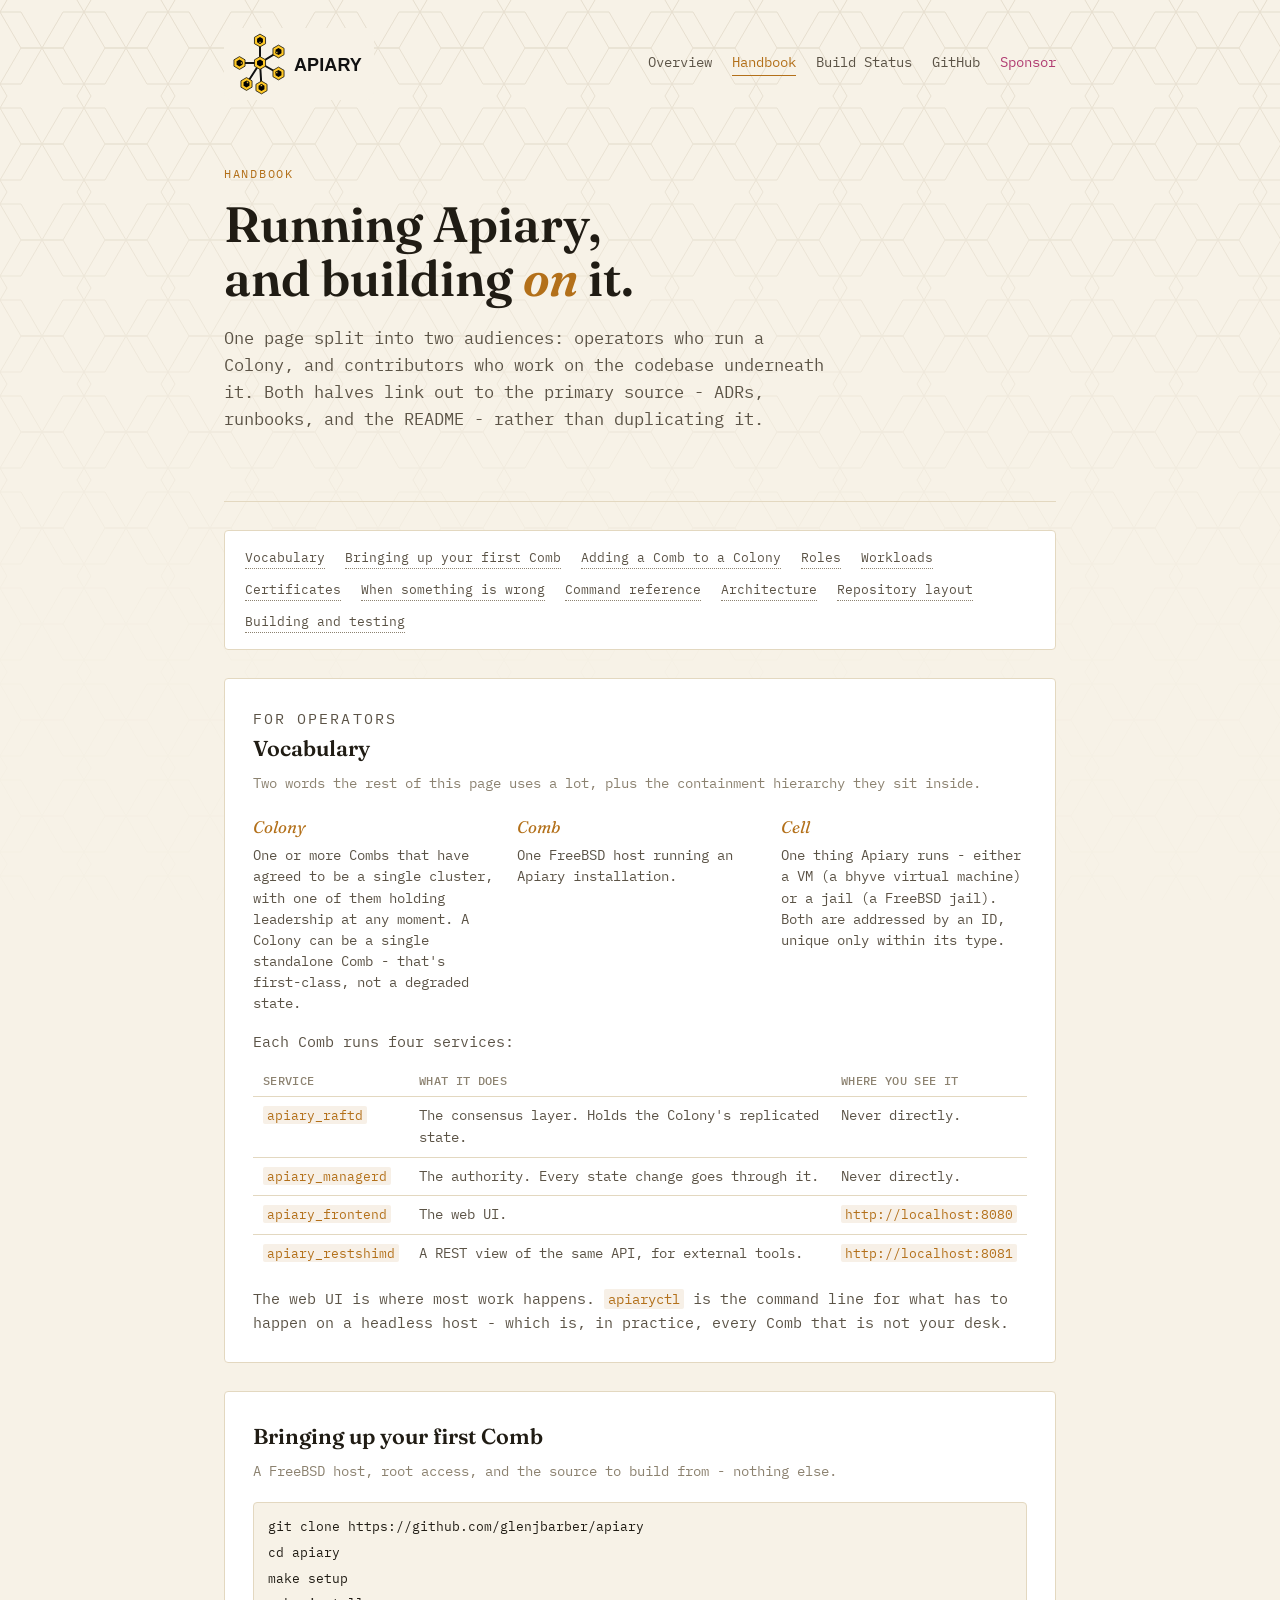
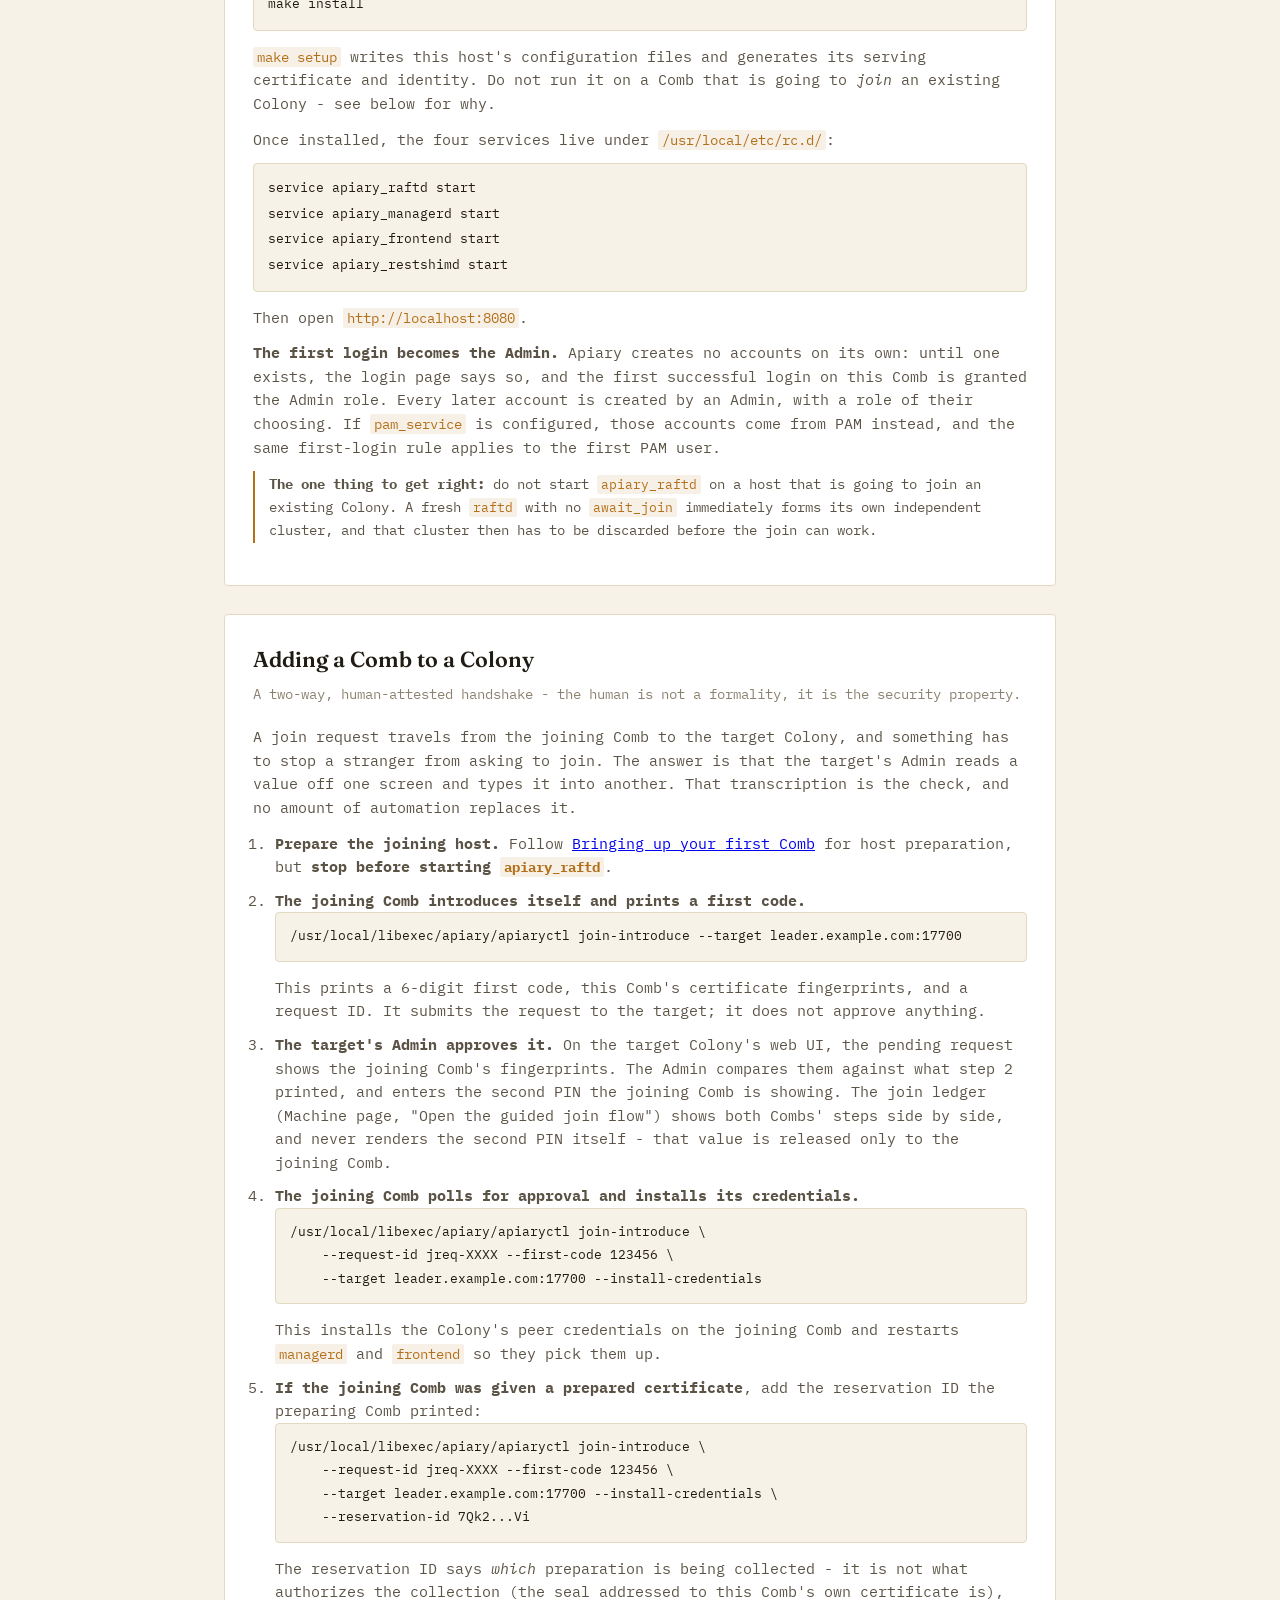
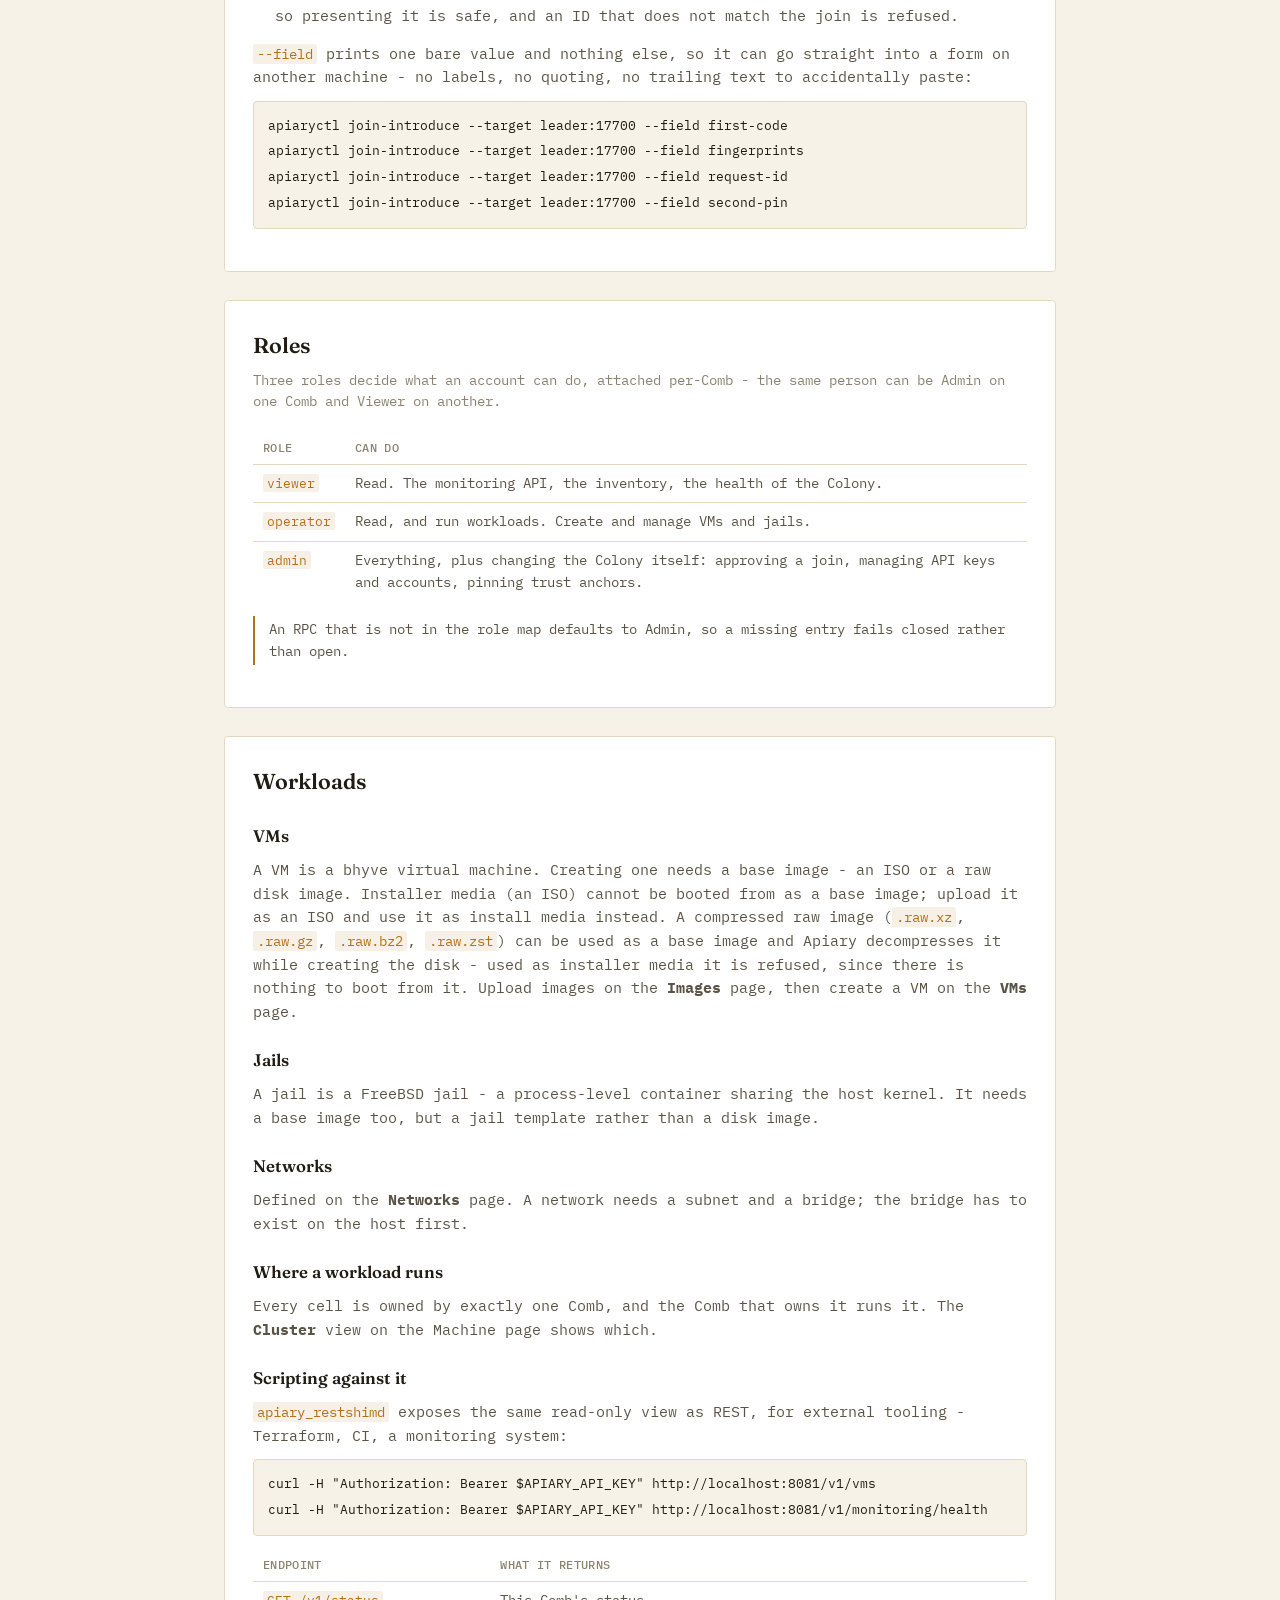
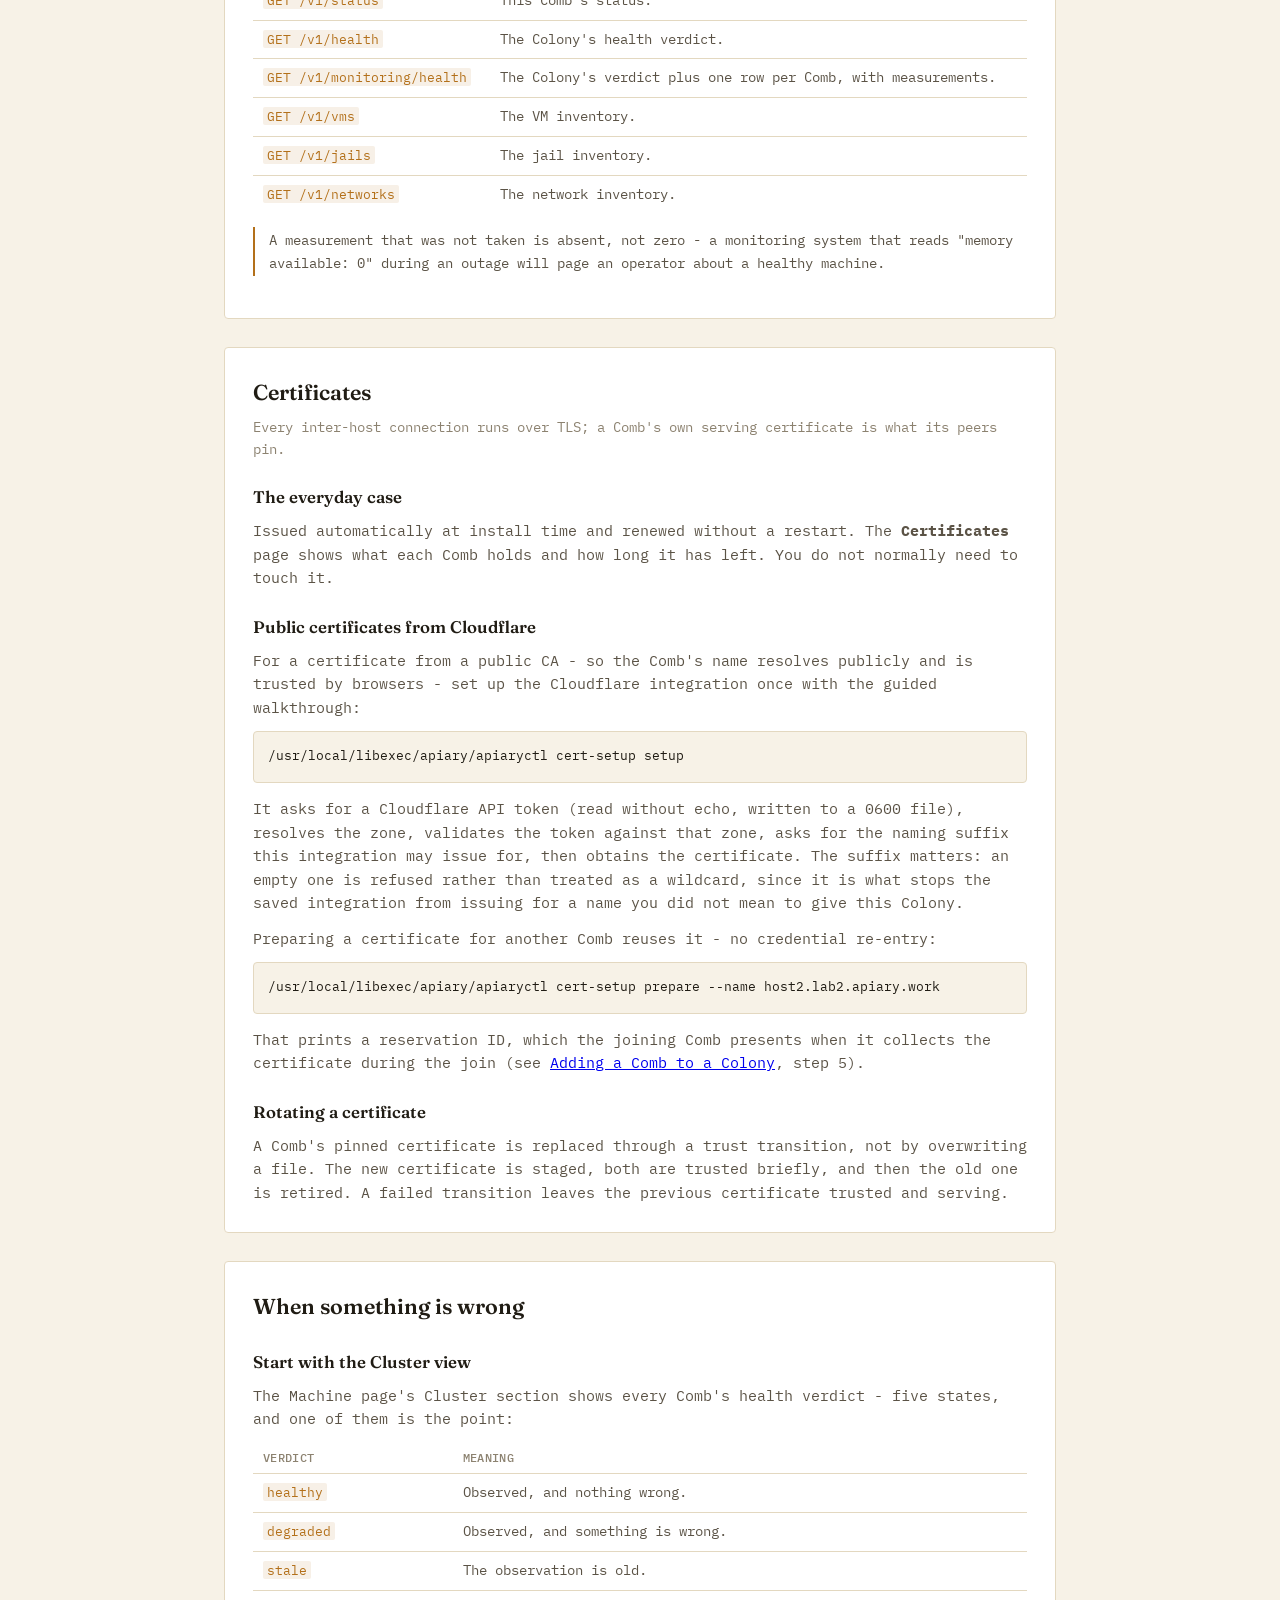
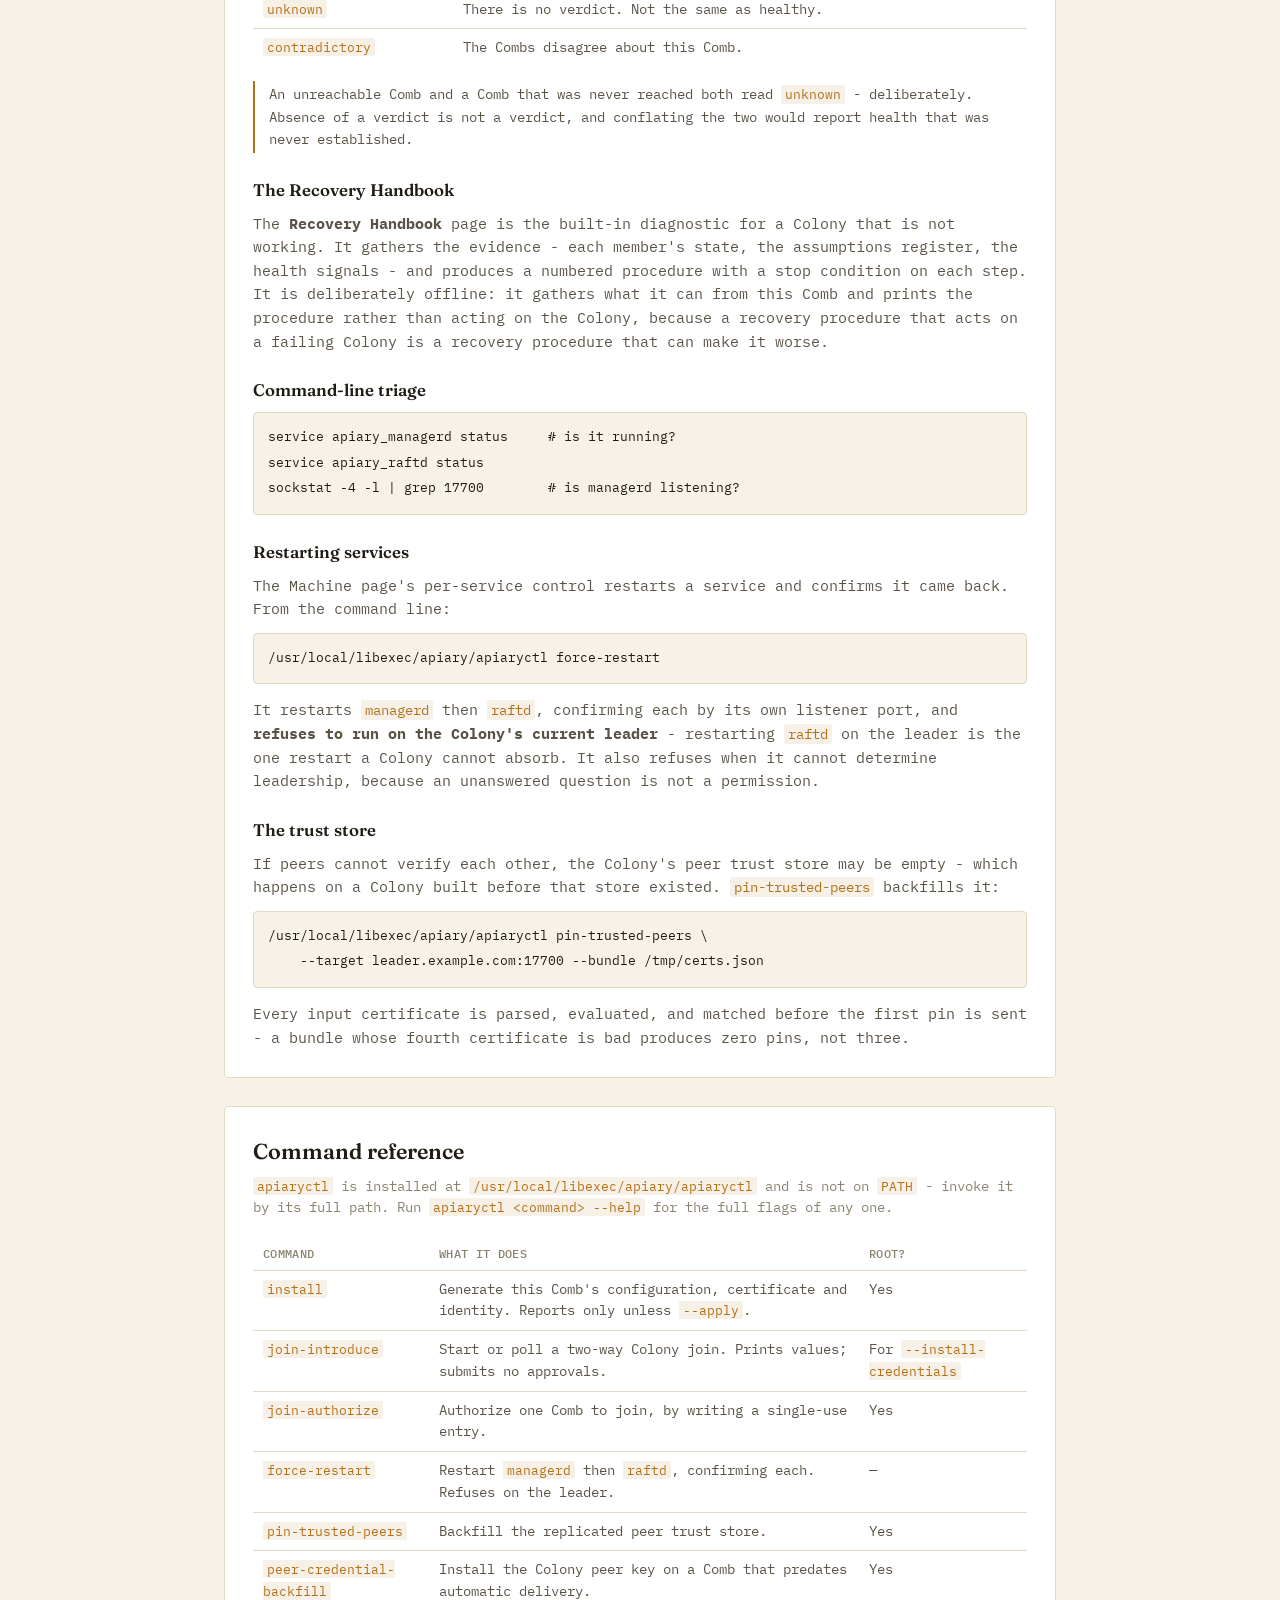
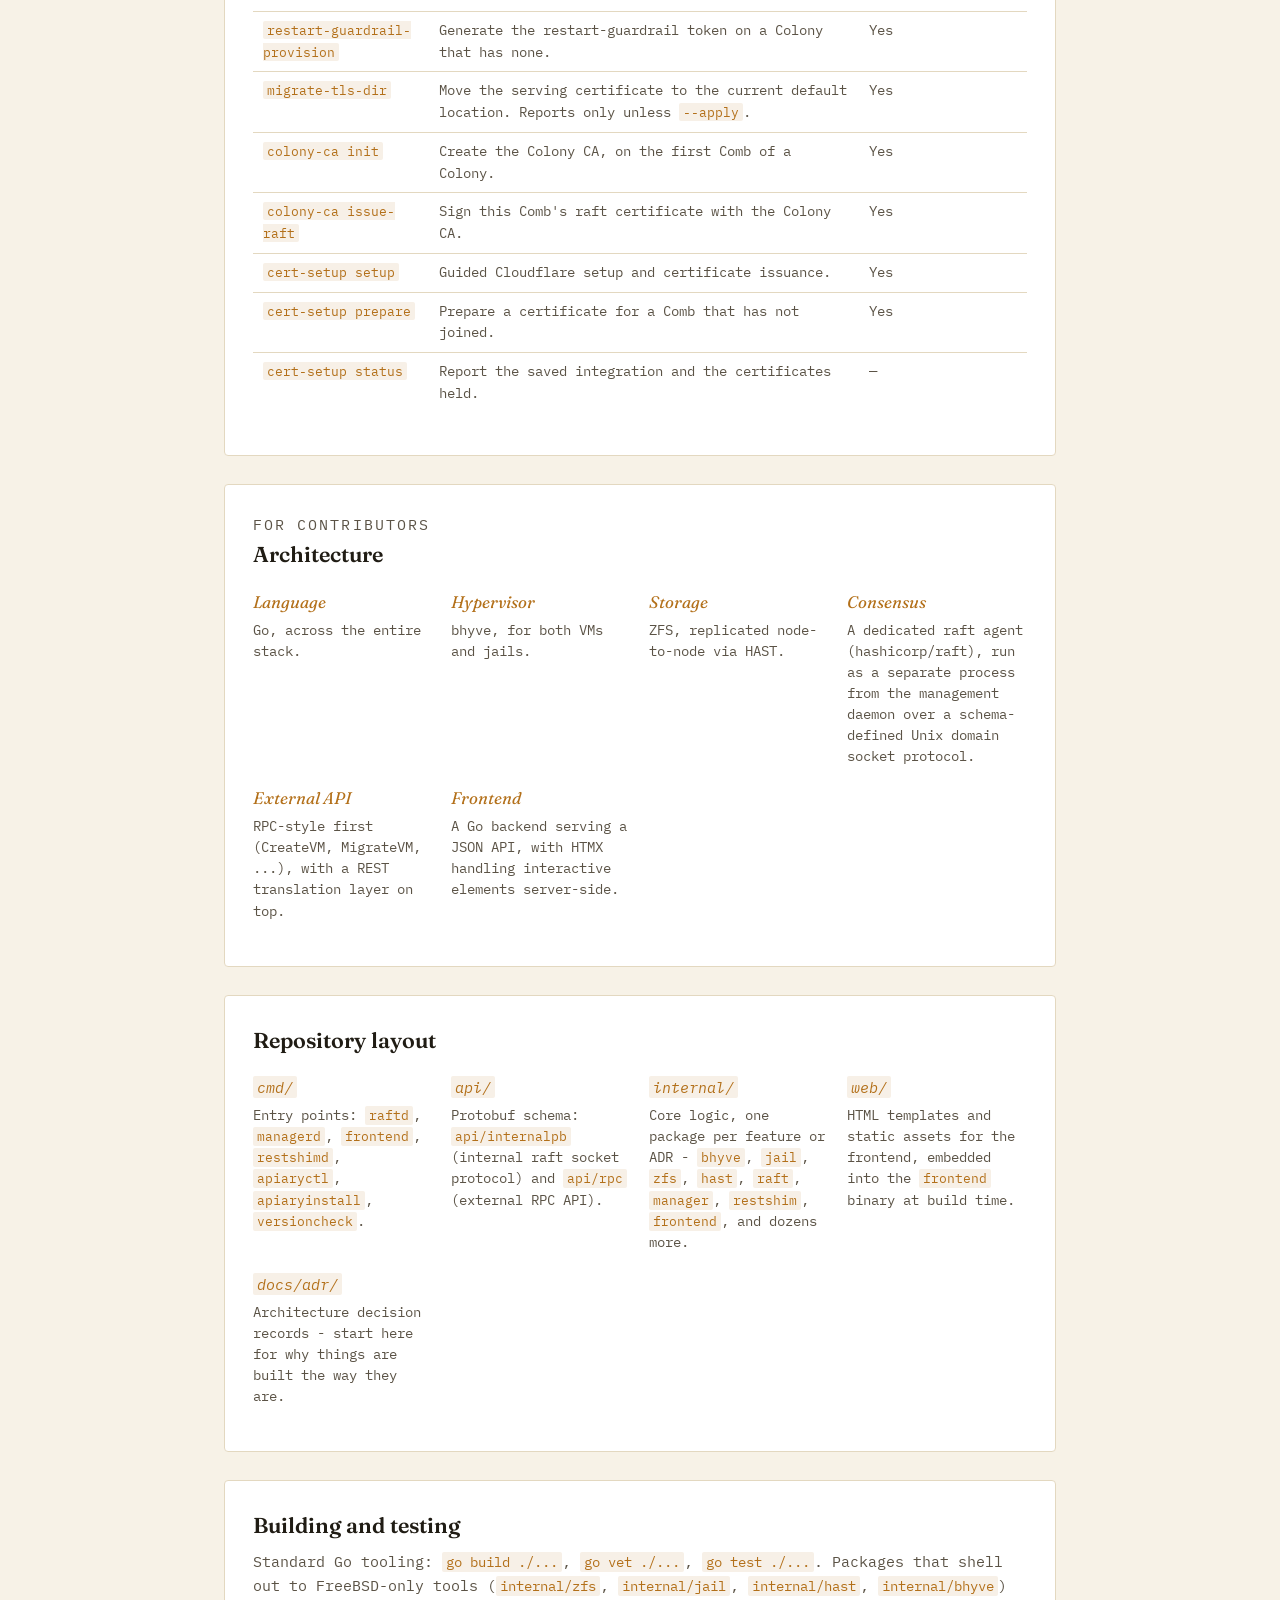
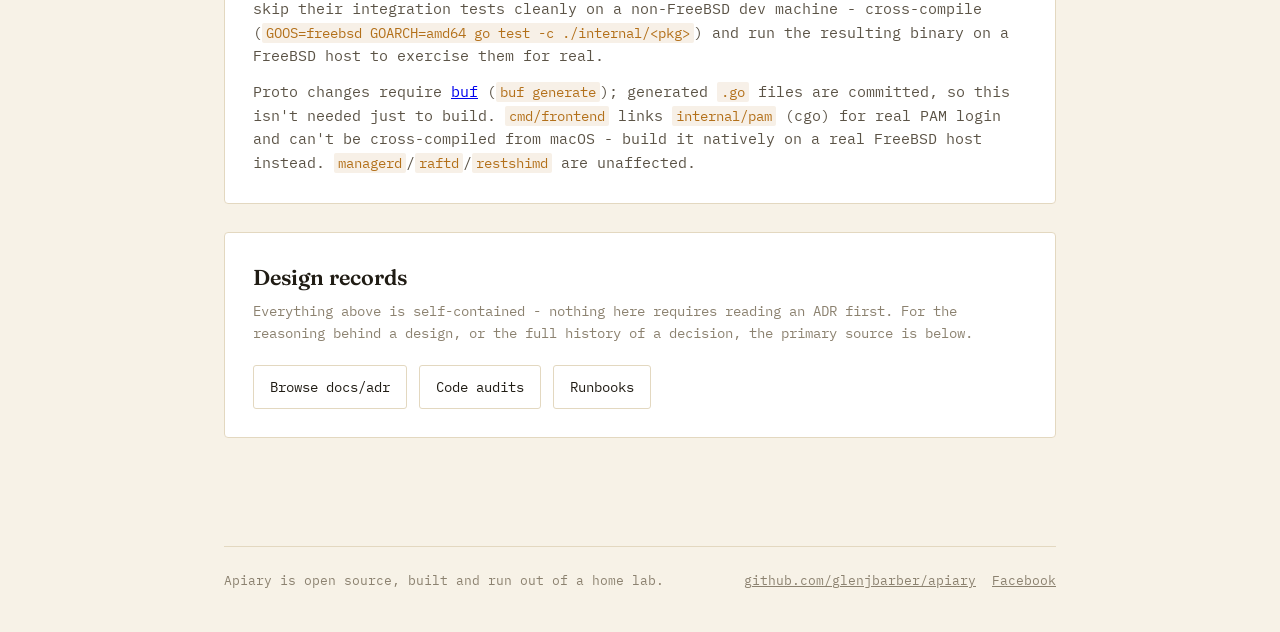
<file: handbook/index.html>
<!doctype html>
<html lang="en">
<head>
<meta charset="utf-8">
<meta name="viewport" content="width=device-width, initial-scale=1">
<title>Handbook · Apiary</title>
<meta name="description" content="The Apiary Handbook: how to install and operate a Colony, and how to build on the codebase.">
<link rel="icon" href="../assets/apiary-logo.svg" type="image/svg+xml">
<link rel="preconnect" href="https://fonts.googleapis.com">
<link rel="stylesheet" href="https://fonts.googleapis.com/css2?family=Fraunces:ital,wght@0,500;0,600;1,500&family=IBM+Plex+Mono:wght@400;500;600&display=swap">
<link rel="stylesheet" href="../assets/style.css">
</head>
<body>
<div class="hex-field" aria-hidden="true"></div>
<div class="wrap">

  <header class="site">
    <a class="brand" href="/">
      <img src="../assets/apiary-logo.svg" alt="" width="150" height="72">
    </a>
    <nav class="site-nav">
      <a href="/">Overview</a>
      <a href="/handbook/" aria-current="page">Handbook</a>
      <a href="/status.html">Build Status</a>
      <a href="https://github.com/glenjbarber/apiary">GitHub</a>
      <a href="https://github.com/sponsors/glenjbarber" class="nav-sponsor">Sponsor</a>
    </nav>
  </header>

  <main>
    <section class="hero handbook-hero">
      <p class="eyebrow">Handbook</p>
      <h1>Running Apiary,<br>and building <span class="accent">on</span> it.</h1>
      <p class="lede">
        One page split into two audiences: operators who run a Colony,
        and contributors who work on the codebase underneath it. Both
        halves link out to the primary source - ADRs, runbooks, and the
        README - rather than duplicating it.
      </p>
    </section>

    <nav class="handbook-toc" aria-label="Handbook contents">
      <a href="#vocabulary">Vocabulary</a>
      <a href="#first-comb">Bringing up your first Comb</a>
      <a href="#join">Adding a Comb to a Colony</a>
      <a href="#roles">Roles</a>
      <a href="#workloads">Workloads</a>
      <a href="#certificates">Certificates</a>
      <a href="#troubleshooting">When something is wrong</a>
      <a href="#commands">Command reference</a>
      <a href="#architecture">Architecture</a>
      <a href="#repo-layout">Repository layout</a>
      <a href="#build-test">Building and testing</a>
    </nav>

    <section class="panel handbook-group" id="operators">
      <p class="eyebrow">For operators</p>
      <h2 id="vocabulary">Vocabulary</h2>
      <p class="sub">Two words the rest of this page uses a lot, plus the containment hierarchy they sit inside.</p>
      <dl class="terms">
        <div class="term">
          <dt>Colony</dt>
          <dd>One or more Combs that have agreed to be a single cluster, with one of them holding leadership at any moment. A Colony can be a single standalone Comb - that's first-class, not a degraded state.</dd>
        </div>
        <div class="term">
          <dt>Comb</dt>
          <dd>One FreeBSD host running an Apiary installation.</dd>
        </div>
        <div class="term">
          <dt>Cell</dt>
          <dd>One thing Apiary runs - either a VM (a bhyve virtual machine) or a jail (a FreeBSD jail). Both are addressed by an ID, unique only within its type.</dd>
        </div>
      </dl>
      <p style="margin-top:14px">Each Comb runs four services:</p>
      <table class="hb-table">
        <tr><th>Service</th><th>What it does</th><th>Where you see it</th></tr>
        <tr><td><code>apiary_raftd</code></td><td>The consensus layer. Holds the Colony's replicated state.</td><td>Never directly.</td></tr>
        <tr><td><code>apiary_managerd</code></td><td>The authority. Every state change goes through it.</td><td>Never directly.</td></tr>
        <tr><td><code>apiary_frontend</code></td><td>The web UI.</td><td><code>http://localhost:8080</code></td></tr>
        <tr><td><code>apiary_restshimd</code></td><td>A REST view of the same API, for external tools.</td><td><code>http://localhost:8081</code></td></tr>
      </table>
      <p>
        The web UI is where most work happens. <code>apiaryctl</code> is the
        command line for what has to happen on a headless host - which is,
        in practice, every Comb that is not your desk.
      </p>
    </section>

    <section class="panel handbook-group">
      <h2 id="first-comb">Bringing up your first Comb</h2>
      <p class="sub">A FreeBSD host, root access, and the source to build from - nothing else.</p>
      <pre><code>git clone https://github.com/glenjbarber/apiary
cd apiary
make setup
make install</code></pre>
      <p>
        <code>make setup</code> writes this host's configuration files and
        generates its serving certificate and identity. Do not run it on a
        Comb that is going to <em>join</em> an existing Colony - see below
        for why.
      </p>
      <p>Once installed, the four services live under <code>/usr/local/etc/rc.d/</code>:</p>
      <pre><code>service apiary_raftd start
service apiary_managerd start
service apiary_frontend start
service apiary_restshimd start</code></pre>
      <p>Then open <code>http://localhost:8080</code>.</p>
      <p>
        <strong>The first login becomes the Admin.</strong> Apiary creates
        no accounts on its own: until one exists, the login page says so,
        and the first successful login on this Comb is granted the Admin
        role. Every later account is created by an Admin, with a role of
        their choosing. If <code>pam_service</code> is configured, those
        accounts come from PAM instead, and the same first-login rule
        applies to the first PAM user.
      </p>
      <div class="hb-note">
        <strong>The one thing to get right:</strong> do not start
        <code>apiary_raftd</code> on a host that is going to join an
        existing Colony. A fresh <code>raftd</code> with no
        <code>await_join</code> immediately forms its own independent
        cluster, and that cluster then has to be discarded before the join
        can work.
      </div>
    </section>

    <section class="panel handbook-group">
      <h2 id="join">Adding a Comb to a Colony</h2>
      <p class="sub">A two-way, human-attested handshake - the human is not a formality, it is the security property.</p>
      <p>
        A join request travels from the joining Comb to the target Colony,
        and something has to stop a stranger from asking to join. The
        answer is that the target's Admin reads a value off one screen and
        types it into another. That transcription is the check, and no
        amount of automation replaces it.
      </p>
      <ol class="hb-steps">
        <li>
          <strong>Prepare the joining host.</strong> Follow
          <a href="#first-comb">Bringing up your first Comb</a> for host
          preparation, but <strong>stop before starting
          <code>apiary_raftd</code></strong>.
        </li>
        <li>
          <strong>The joining Comb introduces itself and prints a first code.</strong>
          <pre><code>/usr/local/libexec/apiary/apiaryctl join-introduce --target leader.example.com:17700</code></pre>
          This prints a 6-digit first code, this Comb's certificate
          fingerprints, and a request ID. It submits the request to the
          target; it does not approve anything.
        </li>
        <li>
          <strong>The target's Admin approves it.</strong> On the target
          Colony's web UI, the pending request shows the joining Comb's
          fingerprints. The Admin compares them against what step 2
          printed, and enters the second PIN the joining Comb is showing.
          The join ledger (Machine page, "Open the guided join flow") shows
          both Combs' steps side by side, and never renders the second PIN
          itself - that value is released only to the joining Comb.
        </li>
        <li>
          <strong>The joining Comb polls for approval and installs its credentials.</strong>
          <pre><code>/usr/local/libexec/apiary/apiaryctl join-introduce \
    --request-id jreq-XXXX --first-code 123456 \
    --target leader.example.com:17700 --install-credentials</code></pre>
          This installs the Colony's peer credentials on the joining Comb
          and restarts <code>managerd</code> and <code>frontend</code> so
          they pick them up.
        </li>
        <li>
          <strong>If the joining Comb was given a prepared certificate</strong>,
          add the reservation ID the preparing Comb printed:
          <pre><code>/usr/local/libexec/apiary/apiaryctl join-introduce \
    --request-id jreq-XXXX --first-code 123456 \
    --target leader.example.com:17700 --install-credentials \
    --reservation-id 7Qk2...Vi</code></pre>
          The reservation ID says <em>which</em> preparation is being
          collected - it is not what authorizes the collection (the seal
          addressed to this Comb's own certificate is), so presenting it
          is safe, and an ID that does not match the join is refused.
        </li>
      </ol>
      <p>
        <code>--field</code> prints one bare value and nothing else, so it
        can go straight into a form on another machine - no labels, no
        quoting, no trailing text to accidentally paste:
      </p>
      <pre><code>apiaryctl join-introduce --target leader:17700 --field first-code
apiaryctl join-introduce --target leader:17700 --field fingerprints
apiaryctl join-introduce --target leader:17700 --field request-id
apiaryctl join-introduce --target leader:17700 --field second-pin</code></pre>
    </section>

    <section class="panel handbook-group">
      <h2 id="roles">Roles</h2>
      <p class="sub">Three roles decide what an account can do, attached per-Comb - the same person can be Admin on one Comb and Viewer on another.</p>
      <table class="hb-table">
        <tr><th>Role</th><th>Can do</th></tr>
        <tr><td><code>viewer</code></td><td>Read. The monitoring API, the inventory, the health of the Colony.</td></tr>
        <tr><td><code>operator</code></td><td>Read, and run workloads. Create and manage VMs and jails.</td></tr>
        <tr><td><code>admin</code></td><td>Everything, plus changing the Colony itself: approving a join, managing API keys and accounts, pinning trust anchors.</td></tr>
      </table>
      <div class="hb-note">
        An RPC that is not in the role map defaults to Admin, so a missing
        entry fails closed rather than open.
      </div>
    </section>

    <section class="panel handbook-group">
      <h2 id="workloads">Workloads</h2>
      <h3>VMs</h3>
      <p>
        A VM is a bhyve virtual machine. Creating one needs a base image -
        an ISO or a raw disk image. Installer media (an ISO) cannot be
        booted from as a base image; upload it as an ISO and use it as
        install media instead. A compressed raw image
        (<code>.raw.xz</code>, <code>.raw.gz</code>, <code>.raw.bz2</code>,
        <code>.raw.zst</code>) can be used as a base image and Apiary
        decompresses it while creating the disk - used as installer media
        it is refused, since there is nothing to boot from it. Upload
        images on the <strong>Images</strong> page, then create a VM on
        the <strong>VMs</strong> page.
      </p>
      <h3>Jails</h3>
      <p>
        A jail is a FreeBSD jail - a process-level container sharing the
        host kernel. It needs a base image too, but a jail template rather
        than a disk image.
      </p>
      <h3>Networks</h3>
      <p>
        Defined on the <strong>Networks</strong> page. A network needs a
        subnet and a bridge; the bridge has to exist on the host first.
      </p>
      <h3>Where a workload runs</h3>
      <p>
        Every cell is owned by exactly one Comb, and the Comb that owns it
        runs it. The <strong>Cluster</strong> view on the Machine page
        shows which.
      </p>
      <h3>Scripting against it</h3>
      <p><code>apiary_restshimd</code> exposes the same read-only view as REST, for external tooling - Terraform, CI, a monitoring system:</p>
      <pre><code>curl -H "Authorization: Bearer $APIARY_API_KEY" http://localhost:8081/v1/vms
curl -H "Authorization: Bearer $APIARY_API_KEY" http://localhost:8081/v1/monitoring/health</code></pre>
      <table class="hb-table">
        <tr><th>Endpoint</th><th>What it returns</th></tr>
        <tr><td><code>GET /v1/status</code></td><td>This Comb's status.</td></tr>
        <tr><td><code>GET /v1/health</code></td><td>The Colony's health verdict.</td></tr>
        <tr><td><code>GET /v1/monitoring/health</code></td><td>The Colony's verdict plus one row per Comb, with measurements.</td></tr>
        <tr><td><code>GET /v1/vms</code></td><td>The VM inventory.</td></tr>
        <tr><td><code>GET /v1/jails</code></td><td>The jail inventory.</td></tr>
        <tr><td><code>GET /v1/networks</code></td><td>The network inventory.</td></tr>
      </table>
      <div class="hb-note">
        A measurement that was not taken is absent, not zero - a monitoring
        system that reads "memory available: 0" during an outage will page
        an operator about a healthy machine.
      </div>
    </section>

    <section class="panel handbook-group">
      <h2 id="certificates">Certificates</h2>
      <p class="sub">Every inter-host connection runs over TLS; a Comb's own serving certificate is what its peers pin.</p>
      <h3>The everyday case</h3>
      <p>
        Issued automatically at install time and renewed without a
        restart. The <strong>Certificates</strong> page shows what each
        Comb holds and how long it has left. You do not normally need to
        touch it.
      </p>
      <h3>Public certificates from Cloudflare</h3>
      <p>
        For a certificate from a public CA - so the Comb's name resolves
        publicly and is trusted by browsers - set up the Cloudflare
        integration once with the guided walkthrough:
      </p>
      <pre><code>/usr/local/libexec/apiary/apiaryctl cert-setup setup</code></pre>
      <p>
        It asks for a Cloudflare API token (read without echo, written to
        a 0600 file), resolves the zone, validates the token against that
        zone, asks for the naming suffix this integration may issue for,
        then obtains the certificate. The suffix matters: an empty one is
        refused rather than treated as a wildcard, since it is what stops
        the saved integration from issuing for a name you did not mean to
        give this Colony.
      </p>
      <p>Preparing a certificate for another Comb reuses it - no credential re-entry:</p>
      <pre><code>/usr/local/libexec/apiary/apiaryctl cert-setup prepare --name host2.lab2.apiary.work</code></pre>
      <p>
        That prints a reservation ID, which the joining Comb presents when
        it collects the certificate during the join (see
        <a href="#join">Adding a Comb to a Colony</a>, step 5).
      </p>
      <h3>Rotating a certificate</h3>
      <p>
        A Comb's pinned certificate is replaced through a trust transition,
        not by overwriting a file. The new certificate is staged, both are
        trusted briefly, and then the old one is retired. A failed
        transition leaves the previous certificate trusted and serving.
      </p>
    </section>

    <section class="panel handbook-group">
      <h2 id="troubleshooting">When something is wrong</h2>
      <h3>Start with the Cluster view</h3>
      <p>The Machine page's Cluster section shows every Comb's health verdict - five states, and one of them is the point:</p>
      <table class="hb-table">
        <tr><th>Verdict</th><th>Meaning</th></tr>
        <tr><td><code>healthy</code></td><td>Observed, and nothing wrong.</td></tr>
        <tr><td><code>degraded</code></td><td>Observed, and something is wrong.</td></tr>
        <tr><td><code>stale</code></td><td>The observation is old.</td></tr>
        <tr><td><code>unknown</code></td><td>There is no verdict. Not the same as healthy.</td></tr>
        <tr><td><code>contradictory</code></td><td>The Combs disagree about this Comb.</td></tr>
      </table>
      <div class="hb-note">
        An unreachable Comb and a Comb that was never reached both read
        <code>unknown</code> - deliberately. Absence of a verdict is not a
        verdict, and conflating the two would report health that was never
        established.
      </div>
      <h3>The Recovery Handbook</h3>
      <p>
        The <strong>Recovery Handbook</strong> page is the built-in
        diagnostic for a Colony that is not working. It gathers the
        evidence - each member's state, the assumptions register, the
        health signals - and produces a numbered procedure with a stop
        condition on each step. It is deliberately offline: it gathers
        what it can from this Comb and prints the procedure rather than
        acting on the Colony, because a recovery procedure that acts on a
        failing Colony is a recovery procedure that can make it worse.
      </p>
      <h3>Command-line triage</h3>
      <pre><code>service apiary_managerd status     # is it running?
service apiary_raftd status
sockstat -4 -l | grep 17700        # is managerd listening?</code></pre>
      <h3>Restarting services</h3>
      <p>The Machine page's per-service control restarts a service and confirms it came back. From the command line:</p>
      <pre><code>/usr/local/libexec/apiary/apiaryctl force-restart</code></pre>
      <p>
        It restarts <code>managerd</code> then <code>raftd</code>,
        confirming each by its own listener port, and
        <strong>refuses to run on the Colony's current leader</strong> -
        restarting <code>raftd</code> on the leader is the one restart a
        Colony cannot absorb. It also refuses when it cannot determine
        leadership, because an unanswered question is not a permission.
      </p>
      <h3>The trust store</h3>
      <p>
        If peers cannot verify each other, the Colony's peer trust store
        may be empty - which happens on a Colony built before that store
        existed. <code>pin-trusted-peers</code> backfills it:
      </p>
      <pre><code>/usr/local/libexec/apiary/apiaryctl pin-trusted-peers \
    --target leader.example.com:17700 --bundle /tmp/certs.json</code></pre>
      <p>
        Every input certificate is parsed, evaluated, and matched before
        the first pin is sent - a bundle whose fourth certificate is bad
        produces zero pins, not three.
      </p>
    </section>

    <section class="panel handbook-group">
      <h2 id="commands">Command reference</h2>
      <p class="sub"><code>apiaryctl</code> is installed at <code>/usr/local/libexec/apiary/apiaryctl</code> and is not on <code>PATH</code> - invoke it by its full path. Run <code>apiaryctl &lt;command&gt; --help</code> for the full flags of any one.</p>
      <table class="hb-table">
        <tr><th>Command</th><th>What it does</th><th>Root?</th></tr>
        <tr><td><code>install</code></td><td>Generate this Comb's configuration, certificate and identity. Reports only unless <code>--apply</code>.</td><td>Yes</td></tr>
        <tr><td><code>join-introduce</code></td><td>Start or poll a two-way Colony join. Prints values; submits no approvals.</td><td>For <code>--install-credentials</code></td></tr>
        <tr><td><code>join-authorize</code></td><td>Authorize one Comb to join, by writing a single-use entry.</td><td>Yes</td></tr>
        <tr><td><code>force-restart</code></td><td>Restart <code>managerd</code> then <code>raftd</code>, confirming each. Refuses on the leader.</td><td>&mdash;</td></tr>
        <tr><td><code>pin-trusted-peers</code></td><td>Backfill the replicated peer trust store.</td><td>Yes</td></tr>
        <tr><td><code>peer-credential-backfill</code></td><td>Install the Colony peer key on a Comb that predates automatic delivery.</td><td>Yes</td></tr>
        <tr><td><code>restart-guardrail-provision</code></td><td>Generate the restart-guardrail token on a Colony that has none.</td><td>Yes</td></tr>
        <tr><td><code>migrate-tls-dir</code></td><td>Move the serving certificate to the current default location. Reports only unless <code>--apply</code>.</td><td>Yes</td></tr>
        <tr><td><code>colony-ca init</code></td><td>Create the Colony CA, on the first Comb of a Colony.</td><td>Yes</td></tr>
        <tr><td><code>colony-ca issue-raft</code></td><td>Sign this Comb's raft certificate with the Colony CA.</td><td>Yes</td></tr>
        <tr><td><code>cert-setup setup</code></td><td>Guided Cloudflare setup and certificate issuance.</td><td>Yes</td></tr>
        <tr><td><code>cert-setup prepare</code></td><td>Prepare a certificate for a Comb that has not joined.</td><td>Yes</td></tr>
        <tr><td><code>cert-setup status</code></td><td>Report the saved integration and the certificates held.</td><td>&mdash;</td></tr>
      </table>
    </section>

    <section class="panel handbook-group" id="contributors">
      <p class="eyebrow">For contributors</p>
      <h2 id="architecture">Architecture</h2>
      <dl class="terms">
        <div class="term">
          <dt>Language</dt>
          <dd>Go, across the entire stack.</dd>
        </div>
        <div class="term">
          <dt>Hypervisor</dt>
          <dd>bhyve, for both VMs and jails.</dd>
        </div>
        <div class="term">
          <dt>Storage</dt>
          <dd>ZFS, replicated node-to-node via HAST.</dd>
        </div>
        <div class="term">
          <dt>Consensus</dt>
          <dd>A dedicated raft agent (hashicorp/raft), run as a separate process from the management daemon over a schema-defined Unix domain socket protocol.</dd>
        </div>
        <div class="term">
          <dt>External API</dt>
          <dd>RPC-style first (CreateVM, MigrateVM, ...), with a REST translation layer on top.</dd>
        </div>
        <div class="term">
          <dt>Frontend</dt>
          <dd>A Go backend serving a JSON API, with HTMX handling interactive elements server-side.</dd>
        </div>
      </dl>
    </section>

    <section class="panel handbook-group">
      <h2 id="repo-layout">Repository layout</h2>
      <dl class="terms">
        <div class="term">
          <dt><code>cmd/</code></dt>
          <dd>Entry points: <code>raftd</code>, <code>managerd</code>, <code>frontend</code>, <code>restshimd</code>, <code>apiaryctl</code>, <code>apiaryinstall</code>, <code>versioncheck</code>.</dd>
        </div>
        <div class="term">
          <dt><code>api/</code></dt>
          <dd>Protobuf schema: <code>api/internalpb</code> (internal raft socket protocol) and <code>api/rpc</code> (external RPC API).</dd>
        </div>
        <div class="term">
          <dt><code>internal/</code></dt>
          <dd>Core logic, one package per feature or ADR - <code>bhyve</code>, <code>jail</code>, <code>zfs</code>, <code>hast</code>, <code>raft</code>, <code>manager</code>, <code>restshim</code>, <code>frontend</code>, and dozens more.</dd>
        </div>
        <div class="term">
          <dt><code>web/</code></dt>
          <dd>HTML templates and static assets for the frontend, embedded into the <code>frontend</code> binary at build time.</dd>
        </div>
        <div class="term">
          <dt><code>docs/adr/</code></dt>
          <dd>Architecture decision records - start here for why things are built the way they are.</dd>
        </div>
      </dl>
    </section>

    <section class="panel handbook-group">
      <h2 id="build-test">Building and testing</h2>
      <p>
        Standard Go tooling: <code>go build ./...</code>,
        <code>go vet ./...</code>, <code>go test ./...</code>. Packages
        that shell out to FreeBSD-only tools (<code>internal/zfs</code>,
        <code>internal/jail</code>, <code>internal/hast</code>,
        <code>internal/bhyve</code>) skip their integration tests
        cleanly on a non-FreeBSD dev machine - cross-compile
        (<code>GOOS=freebsd GOARCH=amd64 go test -c ./internal/&lt;pkg&gt;</code>)
        and run the resulting binary on a FreeBSD host to exercise them
        for real.
      </p>
      <p style="margin-top:12px">
        Proto changes require <a href="https://buf.build">buf</a>
        (<code>buf generate</code>); generated <code>.go</code> files
        are committed, so this isn't needed just to build.
        <code>cmd/frontend</code> links <code>internal/pam</code> (cgo)
        for real PAM login and can't be cross-compiled from macOS -
        build it natively on a real FreeBSD host instead.
        <code>managerd</code>/<code>raftd</code>/<code>restshimd</code>
        are unaffected.
      </p>
    </section>

    <section class="panel handbook-group">
      <h2 id="adrs">Design records</h2>
      <p class="sub">
        Everything above is self-contained - nothing here requires reading
        an ADR first. For the reasoning behind a design, or the full
        history of a decision, the primary source is below.
      </p>
      <div class="cta-row">
        <a class="btn ghost" href="https://github.com/glenjbarber/apiary/tree/main/docs/adr">Browse docs/adr</a>
        <a class="btn ghost" href="https://github.com/glenjbarber/apiary/tree/main/docs/audits">Code audits</a>
        <a class="btn ghost" href="https://github.com/glenjbarber/apiary/tree/main/docs/runbooks">Runbooks</a>
      </div>
    </section>
  </main>

  <footer class="site">
    <span>Apiary is open source, built and run out of a home lab.</span>
    <span class="footer-links">
      <a href="https://github.com/glenjbarber/apiary">github.com/glenjbarber/apiary</a>
      <a href="https://www.facebook.com/ApiaryVE">Facebook</a>
    </span>
  </footer>

</div>
</body>
</html>
</file>
<file: assets/style.css>
:root {
  --bg: #14120f;
  --bg-raised: #1c1915;
  --ink: #f1ebe0;
  --ink-dim: #b8ae9c;
  --ink-faint: #7d7466;
  --amber: #e8a33d;
  --amber-bright: #f5b955;
  --sponsor: #e0699c;
  --comb-line: #3a3327;
  --ok: #7cb87f;
  --fail: #d9704f;
  --pending: #d9b34f;
  --mono: "IBM Plex Mono", ui-monospace, "SFMono-Regular", Menlo, monospace;
  --display: "Fraunces", Georgia, "Times New Roman", serif;
}

@media (prefers-color-scheme: light) {
  :root:not([data-theme="dark"]) {
    --bg: #f7f2e7;
    --bg-raised: #ffffff;
    --ink: #201c14;
    --ink-dim: #5b5346;
    --ink-faint: #8c8270;
    --amber: #b3701a;
    --amber-bright: #92590f;
    --sponsor: #b13d72;
    --comb-line: #e3d8c0;
  }
}

:root[data-theme="light"] {
  --bg: #f7f2e7;
  --bg-raised: #ffffff;
  --ink: #201c14;
  --ink-dim: #5b5346;
  --ink-faint: #8c8270;
  --amber: #b3701a;
  --amber-bright: #92590f;
  --sponsor: #b13d72;
  --comb-line: #e3d8c0;
}

* { box-sizing: border-box; }

html { color-scheme: dark light; }

body {
  margin: 0;
  background: var(--bg);
  color: var(--ink);
  font-family: var(--mono);
  font-size: 16px;
  line-height: 1.6;
  -webkit-font-smoothing: antialiased;
}

.hex-field {
  position: fixed;
  inset: 0;
  z-index: 0;
  opacity: 0.5;
  pointer-events: none;
  background-image: url("hexfield.svg");
  background-repeat: repeat;
  background-size: 84px 96px;
  mask-image: linear-gradient(to bottom, rgba(0,0,0,0.9), rgba(0,0,0,0.1) 70%);
}

.wrap {
  position: relative;
  z-index: 1;
  max-width: 880px;
  margin: 0 auto;
  padding: 0 24px;
}

header.site {
  padding: 28px 0 8px;
  display: flex;
  align-items: center;
  justify-content: space-between;
  gap: 16px;
}

.brand {
  display: flex;
  align-items: center;
  gap: 0;
  text-decoration: none;
  color: inherit;
  background: #f7f2e7;
  border-radius: 8px;
  overflow: hidden;
}

.brand img { display: block; width: 150px; height: 72px; flex: none; }

.brand-name {
  font-family: var(--display);
  font-size: 1.25rem;
  font-weight: 600;
  letter-spacing: 0.01em;
  color: var(--ink);
}

nav.site-nav {
  display: flex;
  gap: 20px;
  font-size: 0.85rem;
}

nav.site-nav a {
  color: var(--ink-dim);
  text-decoration: none;
  border-bottom: 1px solid transparent;
  padding-bottom: 2px;
}

nav.site-nav a:hover,
nav.site-nav a[aria-current="page"] {
  color: var(--amber);
  border-bottom-color: var(--amber);
}

main { padding-bottom: 80px; }

.hero {
  padding: 56px 0 40px;
  border-bottom: 1px solid var(--comb-line);
  margin-bottom: 40px;
}

.eyebrow {
  font-size: 0.78rem;
  letter-spacing: 0.14em;
  text-transform: uppercase;
  color: var(--amber);
  margin: 0 0 14px;
}

h1 {
  font-family: var(--display);
  font-weight: 600;
  font-size: clamp(2.1rem, 5vw, 3.1rem);
  line-height: 1.08;
  margin: 0 0 20px;
  text-wrap: balance;
  color: var(--ink);
}

h1 .accent { color: var(--amber); font-style: italic; }

.lede {
  font-size: 1.05rem;
  color: var(--ink-dim);
  max-width: 60ch;
  margin: 0 0 28px;
}

.cta-row {
  display: flex;
  flex-wrap: wrap;
  gap: 12px;
}

.btn {
  display: inline-flex;
  align-items: center;
  gap: 8px;
  font-family: var(--mono);
  font-size: 0.88rem;
  text-decoration: none;
  padding: 10px 16px;
  border-radius: 3px;
  border: 1px solid var(--comb-line);
  color: var(--ink);
  transition: border-color 0.15s ease, color 0.15s ease, background 0.15s ease;
}

.btn.primary {
  background: var(--amber);
  border-color: var(--amber);
  color: #1a1509;
  font-weight: 600;
}
.btn.primary:hover { background: var(--amber-bright); border-color: var(--amber-bright); }

.btn.ghost:hover { border-color: var(--amber); color: var(--amber); }

.btn.sponsor {
  border-color: var(--sponsor);
  color: var(--sponsor);
}
.btn.sponsor svg { color: var(--sponsor); }
.btn.sponsor:hover {
  background: var(--sponsor);
  border-color: var(--sponsor);
  color: var(--bg-raised);
}

nav.site-nav a.nav-sponsor { color: var(--sponsor); }
nav.site-nav a.nav-sponsor:hover { color: var(--sponsor); border-bottom-color: var(--sponsor); }

.btn svg { width: 15px; height: 15px; }

section.panel {
  background: var(--bg-raised);
  border: 1px solid var(--comb-line);
  border-radius: 4px;
  padding: 28px;
  margin-bottom: 28px;
}

.handbook-hero { margin-bottom: 28px; }

.handbook-toc {
  display: flex;
  flex-wrap: wrap;
  gap: 10px 20px;
  margin-bottom: 28px;
  padding: 16px 20px;
  background: var(--bg-raised);
  border: 1px solid var(--comb-line);
  border-radius: 4px;
}

.handbook-toc a {
  font-family: var(--mono);
  font-size: 0.82rem;
  color: var(--ink-dim);
  text-decoration: none;
  border-bottom: 1px dotted var(--ink-faint);
}

.handbook-toc a:hover { color: var(--amber); border-bottom-color: var(--amber); }

.handbook-group .eyebrow { margin-bottom: 2px; }
.handbook-group p { color: var(--ink-dim); font-size: 0.92rem; line-height: 1.6; margin: 0 0 12px; }
.handbook-group p:last-child { margin-bottom: 0; }

.handbook-group h3 {
  font-family: var(--display);
  font-size: 1.05rem;
  font-weight: 600;
  margin: 24px 0 8px;
}
.handbook-group h3:first-child { margin-top: 0; }

.handbook-group pre {
  background: var(--bg);
  border: 1px solid var(--comb-line);
  border-radius: 4px;
  padding: 12px 14px;
  overflow-x: auto;
  margin: 0 0 14px;
}
.handbook-group pre code {
  background: none;
  padding: 0;
  color: var(--ink);
  font-size: 0.82rem;
  white-space: pre;
}

.hb-table {
  width: 100%;
  border-collapse: collapse;
  font-size: 0.85rem;
  margin: 0 0 14px;
}
.hb-table th {
  text-align: left;
  color: var(--ink-faint);
  font-weight: 500;
  text-transform: uppercase;
  font-size: 0.72rem;
  letter-spacing: 0.03em;
  padding: 6px 10px;
  border-bottom: 1px solid var(--comb-line);
}
.hb-table td {
  padding: 8px 10px;
  border-bottom: 1px solid var(--comb-line);
  color: var(--ink-dim);
  vertical-align: top;
}
.hb-table tr:last-child td { border-bottom: none; }

.hb-steps {
  margin: 0 0 14px;
  padding-left: 22px;
  color: var(--ink-dim);
  font-size: 0.92rem;
  line-height: 1.6;
}
.hb-steps li { margin-bottom: 10px; }
.hb-steps li:last-child { margin-bottom: 0; }

.hb-note {
  border-left: 2px solid var(--amber);
  padding: 2px 0 2px 14px;
  margin: 0 0 14px;
  color: var(--ink-dim);
  font-size: 0.88rem;
}

section.panel h2 {
  font-family: var(--display);
  font-size: 1.35rem;
  font-weight: 600;
  margin: 0 0 6px;
}

section.panel .sub {
  color: var(--ink-faint);
  font-size: 0.85rem;
  margin: 0 0 20px;
}

section.panel .sub a {
  color: var(--ink-dim);
  text-decoration: none;
  border-bottom: 1px dotted var(--ink-faint);
}

section.panel .sub a:hover {
  color: var(--amber);
  border-bottom-color: var(--amber);
}

.terms {
  display: grid;
  grid-template-columns: repeat(auto-fit, minmax(180px, 1fr));
  gap: 18px;
}

.term dt {
  font-family: var(--display);
  font-style: italic;
  color: var(--amber);
  font-size: 1.05rem;
  margin-bottom: 4px;
}

.term dd {
  margin: 0;
  color: var(--ink-dim);
  font-size: 0.88rem;
  line-height: 1.5;
}

code {
  font-family: var(--mono);
  font-size: 0.92em;
  color: var(--amber);
  background: color-mix(in srgb, var(--amber) 10%, transparent);
  padding: 1px 4px;
  border-radius: 2px;
}

.recent {
  list-style: none;
  margin: 0;
  padding: 0;
  display: grid;
  gap: 20px;
}

.recent > li {
  display: grid;
  grid-template-columns: 62px 1fr;
  gap: 16px;
  padding-bottom: 20px;
  border-bottom: 1px solid var(--comb-line);
}

.recent > li:last-child {
  border-bottom: none;
  padding-bottom: 0;
}

.recent .when {
  font-size: 0.72rem;
  letter-spacing: 0.06em;
  text-transform: uppercase;
  color: var(--ink-faint);
  padding-top: 4px;
  white-space: nowrap;
}

.recent h3 {
  font-family: var(--display);
  font-size: 1.05rem;
  font-weight: 600;
  margin: 0 0 4px;
  color: var(--ink);
}

.recent p {
  margin: 0;
  color: var(--ink-dim);
  font-size: 0.88rem;
  line-height: 1.55;
}

.recent .ref {
  display: inline-block;
  margin-top: 8px;
  font-size: 0.78rem;
  color: var(--ink-faint);
  text-decoration: none;
  border-bottom: 1px dotted var(--ink-faint);
}

.recent .ref:hover {
  color: var(--amber);
  border-bottom-color: var(--amber);
}

.status-strip {
  display: flex;
  align-items: center;
  gap: 12px;
  padding: 14px 18px;
  background: var(--bg);
  border: 1px solid var(--comb-line);
  border-radius: 4px;
  margin-bottom: 28px;
  font-size: 0.85rem;
}

.dot {
  width: 9px;
  height: 9px;
  border-radius: 50%;
  background: var(--ink-faint);
  flex: none;
}
.dot.ok { background: var(--ok); box-shadow: 0 0 0 3px color-mix(in srgb, var(--ok) 25%, transparent); }
.dot.fail { background: var(--fail); box-shadow: 0 0 0 3px color-mix(in srgb, var(--fail) 25%, transparent); }
.dot.pending { background: var(--pending); }

.status-strip a { color: var(--ink); text-decoration: none; border-bottom: 1px dotted var(--ink-faint); }
.status-strip a:hover { color: var(--amber); border-bottom-color: var(--amber); }

.run-table { width: 100%; border-collapse: collapse; font-size: 0.85rem; }
.run-table th {
  text-align: left;
  font-weight: 600;
  color: var(--ink-faint);
  text-transform: uppercase;
  font-size: 0.7rem;
  letter-spacing: 0.08em;
  padding: 8px 10px;
  border-bottom: 1px solid var(--comb-line);
}
.run-table td {
  padding: 10px;
  border-bottom: 1px solid var(--comb-line);
  vertical-align: top;
}
.run-table tr:last-child td { border-bottom: none; }
.run-table a { color: var(--ink); text-decoration: none; }
.run-table a:hover { color: var(--amber); }
.run-msg {
  max-width: 360px;
  overflow: hidden;
  text-overflow: ellipsis;
  white-space: nowrap;
}
.run-badge {
  display: inline-flex;
  align-items: center;
  gap: 6px;
  font-size: 0.78rem;
  font-weight: 600;
}
.run-badge.success { color: var(--ok); }
.run-badge.failure { color: var(--fail); }
.run-badge.other { color: var(--pending); }

.badge-row { display: flex; align-items: center; gap: 14px; flex-wrap: wrap; margin-bottom: 4px; }
.badge-row img { height: 20px; display: block; }

.load-note { color: var(--ink-faint); font-size: 0.85rem; }

.shots-grid {
  display: grid;
  grid-template-columns: repeat(auto-fit, minmax(220px, 1fr));
  gap: 18px;
}

.shot {
  margin: 0;
}

.shot-btn {
  display: block;
  width: 100%;
  padding: 0;
  border: none;
  background: none;
  cursor: zoom-in;
  border-radius: 4px;
}

.shot-btn:focus-visible {
  outline: 2px solid var(--amber);
  outline-offset: 2px;
}

.shot img {
  display: block;
  width: 100%;
  height: auto;
  border: 1px solid var(--comb-line);
  border-radius: 4px;
  background: var(--bg);
  transition: border-color 0.15s ease;
}

.shot-btn:hover img,
.shot-btn:focus-visible img {
  border-color: var(--amber);
}

.shot figcaption {
  margin-top: 8px;
  font-size: 0.8rem;
  color: var(--ink-faint);
  text-align: center;
}

footer.site {
  border-top: 1px solid var(--comb-line);
  padding: 24px 0 40px;
  color: var(--ink-faint);
  font-size: 0.8rem;
  display: flex;
  justify-content: space-between;
  flex-wrap: wrap;
  gap: 10px;
}
footer.site a { color: var(--ink-faint); }
footer.site a:hover { color: var(--amber); }
.footer-links { display: flex; gap: 16px; flex-wrap: wrap; }

@media (max-width: 560px) {
  header.site { flex-direction: column; align-items: flex-start; gap: 12px; }
  .cta-row { flex-direction: column; align-items: stretch; }
  .btn { justify-content: center; }
  section.panel { padding: 20px; }
  .recent > li { grid-template-columns: 1fr; gap: 6px; }
  .recent .when { padding-top: 0; }
}

.lightbox {
  position: fixed;
  inset: 0;
  z-index: 100;
  background: rgba(10, 9, 7, 0.88);
  display: flex;
  align-items: flex-start;
  justify-content: center;
  padding: 40px 24px;
  overflow: auto;
  cursor: zoom-out;
}

.lightbox[hidden] { display: none; }

.lightbox figure {
  margin: 0;
  max-width: none;
  display: flex;
  flex-direction: column;
  align-items: center;
  gap: 12px;
  cursor: default;
}

.lightbox img {
  display: block;
  /* Roughly double the old single-size cap (1100px wide / 80vh tall) so
     the expanded view reads as a real "blow up," not just a fit-to-screen
     preview. The surrounding .lightbox scrolls when this exceeds the
     viewport. */
  max-width: min(2200px, 200vw);
  max-height: 160vh;
  width: auto;
  height: auto;
  border: 1px solid var(--comb-line);
  border-radius: 4px;
  box-shadow: 0 20px 60px rgba(0, 0, 0, 0.5);
}

.lightbox figcaption {
  color: var(--ink);
  font-size: 0.85rem;
}

.lightbox-close {
  position: fixed;
  top: 20px;
  right: 24px;
  width: 40px;
  height: 40px;
  border-radius: 50%;
  border: 1px solid var(--comb-line);
  background: var(--bg-raised);
  color: var(--ink);
  font-size: 1.4rem;
  line-height: 1;
  cursor: pointer;
}

.lightbox-close:hover,
.lightbox-close:focus-visible {
  border-color: var(--amber);
  color: var(--amber);
}
</file>
